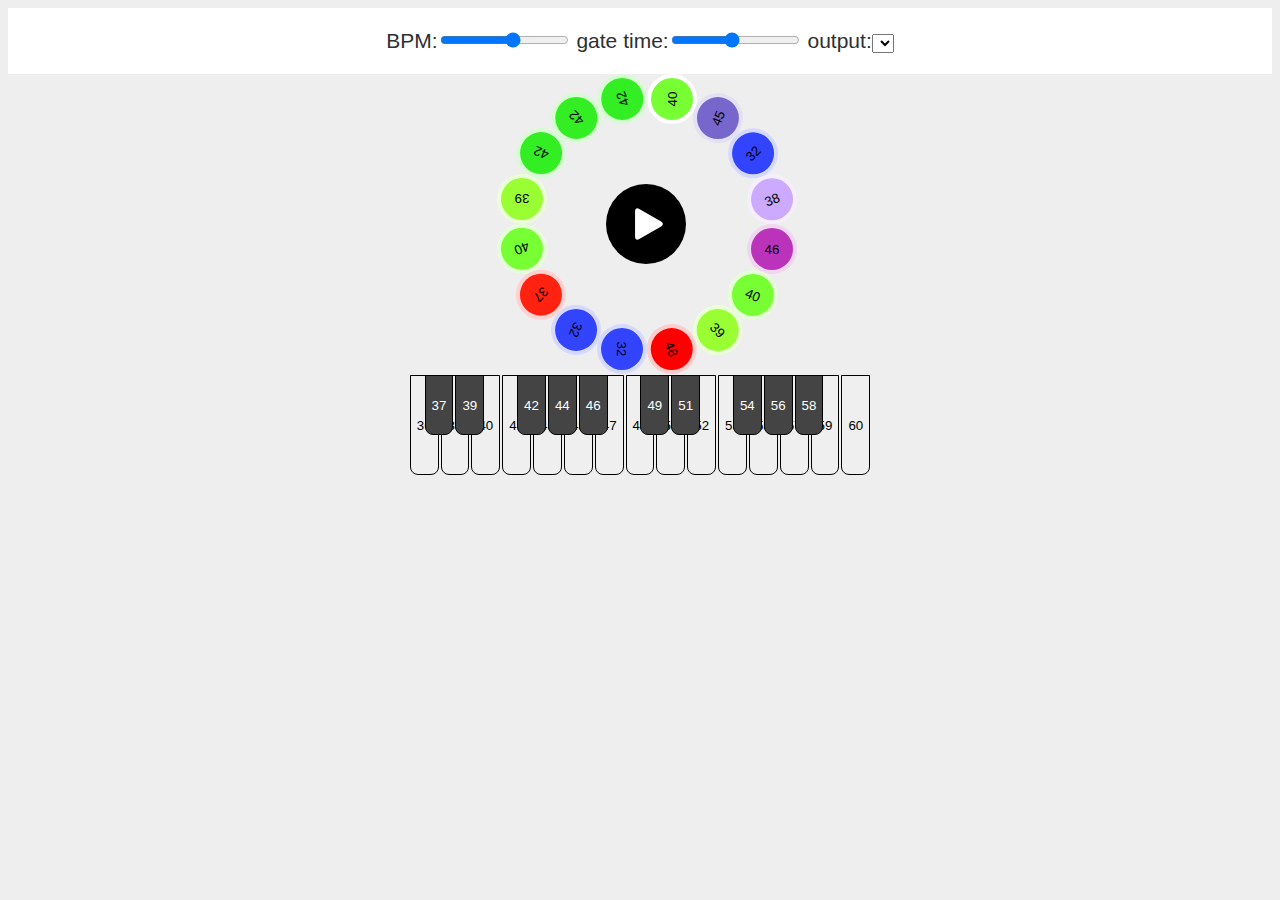
<file: libs/dato-web-sequencer/dato-web-sequencer.html>
<!DOCTYPE html>
<html>
 <head>
  <meta charset="UTF-8">
  <title>DUO sequencer emulator</title>
  <link rel="stylesheet" href="sequencer.css">
 </head>

 <body>
  <div id="controlSection">
   BPM:<input id="bpm" type="range" min="10" max="200" value="120">
   gate time:<input id="gateTime" type="range" min="10" max="200" value="100">
   <button id="bootloaderButton" onclick="rebootBootloader()">REBOOT</button>
   <label for="outputPortSelector">output:</label><select id="outputPortSelector"></select>
 </div>

 <div id="sequencerSection">
  <button id="startButton" onclick="toggleClock();"><img src="button_play.svg"></button>
  <div id="sequencerButtons">
  </div>
 </div>
 <div id="keyboardSection">
  <div id="keyboardButtons">
  </div>
 </div>
 <script src="js/NoteStep.js"></script>
 <script src="js/NoteSequencer.js"></script>
 <script src="js/Clock.js"></script>
 <script>  
  var gateTime = 100;
  var intervalID;
  var noteSeq = null;
  const MS_PER_MINUTE = 60*1000;  
  const PPQN = 12;

  var colors = [ 
    '#f00',
    '#f31',
    '#fa3', 
    '#fd3', 
    '#af3', 
    '#8f3', 
    '#3f3', 
    '#3f8', 
    '#34f', 
    '#c3f', 
    '#f3f', 
    '#f3b', 
    '#f35', 
    '#f21', 
    '#caf', 
    '#9f3', 
    '#7f3', 
    '#5f3', 
    '#3e2', 
    '#3c8', 
    '#39c', 
    '#76c', 
    '#b3b', 
    '#f38' ];
  var midiAccess = null;
  var midiOut = null;

  function noteOn(noteNumber, velocity) {
    midiOut.send( [0x90, noteNumber, 0x7f] );
  }

  function noteOff(noteNumber) {
    midiOut.send( [0x80, noteNumber, 0x40] );
  }

  function initSequencer() {
    var numSteps = 16;

    noteSeq = new NoteSequencer(numSteps);

    for(var i = 0; i < noteSeq.length; i++) {
      noteSeq.noteStep[i].value = Math.floor(Math.random()*30+30);
      noteSeq.noteStep[i].enabled = true;
    }
  }

  function makeSequencerButtons() {
    var seq = document.getElementById("sequencerButtons");
    var numSteps = noteSeq.length;
    for(var c = 0; c < numSteps; c++) {
      let step = noteSeq.noteStep[c];
      var button = document.createElement("button"); 

      button.innerHTML = step.value;

      if(step.enabled) {
        button.style.backgroundColor = colors[step.value%24];
      } 

      button.onclick = function() {
        step.enabled = !step.enabled;
      }
      seq.append(button);
    }
  }

  function makeKeyboardButtons() {
    var kbd = document.getElementById("keyboardButtons");
    var numKeys = 25;
    var rootNote = 36;

    for(var c = 0; c < numKeys; c++) {
      var button = document.createElement("button"); 

      button.innerHTML = (c+rootNote) + '';

      button.onclick = function() {
        var nextStep = noteSeq.getNextStep();
        nextStep.value = parseInt(this.innerHTML,10);
        nextStep.enabled = true;
        noteSeq.advance();
      }
      kbd.append(button);
    }
  }

  function rebootBootloader() {
    // Dato DUO reboot sequence
    midiOut.send([0xf0, 0x7d, 0x64, 0x0b, 0xf7]);
  }

  var bpm = document.getElementById("bpm").value;
  var clock = new Clock(() => noteSeq.tick(), MS_PER_MINUTE/PPQN/bpm);

  function toggleClock() {
    if(clock.isRunning) {
      clock.stop();
    } else {
      clock.start();
    }
  }

  function draw() {
    var seq = document.getElementById("sequencerButtons");
    var r = 360/seq.children.length;

    for(var c = 0; c < seq.children.length; c++) {
      var button = seq.children[c];
      var step = noteSeq.noteStep[c];

      if(step.enabled) {
        button.style.backgroundColor = colors[step.value%24];
      } else {
        button.style.backgroundColor = '#eee';
      }

      button.innerHTML = step.value;

      //rotate the button depending on the number of steps
      button.style.transformOrigin = '-100px 0';
      button.style.transform = "rotate(" + (-90+r*c) + "deg)";

      if(c == noteSeq.currentStep) {
        button.focus();
      }
    }

    g = document.getElementById("gateTime").value;
    if(g > 10 && g < 200) {
      gateTime = g;
    }

    var bpm = document.getElementById("bpm").value;
    clock.setInterval(MS_PER_MINUTE/PPQN/bpm);
  } 

  function onMIDIInit(midi) {
    midiAccess = midi;

    for (let output of midiAccess.outputs.values()) {
      var opt = document.createElement("option");
      opt.text = output.name;
      document.getElementById("outputPortSelector").add(opt);
      // TODO: this doesn't actually allow port selection
      midiOut = output;
    }
  }

  function onMIDISystemError(midi) {
    console.log(midi);
  }

  window.addEventListener('load', function() {   
    initSequencer();
    makeSequencerButtons();
    makeKeyboardButtons();

    // Enable or disable the bootloader button for the Dato DUO
    var enableSysex = false;

    if(!enableSysex) {
      document.getElementById("bootloaderButton").remove();
    }

    navigator.requestMIDIAccess({
        sysex: enableSysex
    }).then( onMIDIInit, onMIDISystemError );

    draw();
    var drawId = window.setInterval(() => draw(), 100);
  });

 </script>
 </body>
</html>
</file>
<file: libs/dato-web-sequencer/sequencer.css>
body {
  font-family: 'Sailec','Sailec-Medium', 'Helvetica', 'Arial', sans-serif;
  color: #303030;
  background-color: #eee;
  font-size: 21px;
  text-align: center;
  font-weight: normal;
  -webkit-font-smoothing: antialiased;
  -moz-osx-font-smoothing: grayscale;
}
button {
  cursor: pointer;
}
#controlSection {
  background-color: #fff;
  padding: 1em;
}
#sequencerSection {
  position: relative;
  height: 200px;
}
#sequencerButtons button {
  position: absolute;
  top: 150px;
  margin-left: 107px;
  height: 50px;
  width: 50px;
  border-radius: 25px;
  border: solid 4px #ffffffcc;
}
#sequencerButtons button.disabled {
  border: solid 4px #eee;
  outline: 0;
}
#sequencerButtons button:focus {
  border: solid 4px #ffffffff;
  outline: 0;
}
#startButton {
  background: transparent;
  border: none;
  margin: 0 auto;
  padding-top: 110px;
  width: 80px;
}
#startButton:focus {
  outline: 0;
}
#keyboardSection {
  padding-top: 100px;
}
#keyboardButtons button {
  height: 100px;
  margin: 1px;
  border: solid 1px black;
  border-radius: 0 0 8px 8px;
}
#keyboardButtons button:nth-child(12n+2),
#keyboardButtons button:nth-child(12n+4),
#keyboardButtons button:nth-child(12n+7),
#keyboardButtons button:nth-child(12n+9),
#keyboardButtons button:nth-child(12n+11) {
  height: 60px;
  background-color: #444;
  color: white;
  position: absolute;
  margin-left: -15px;
  border: solid 1px black;
  }
</file>
